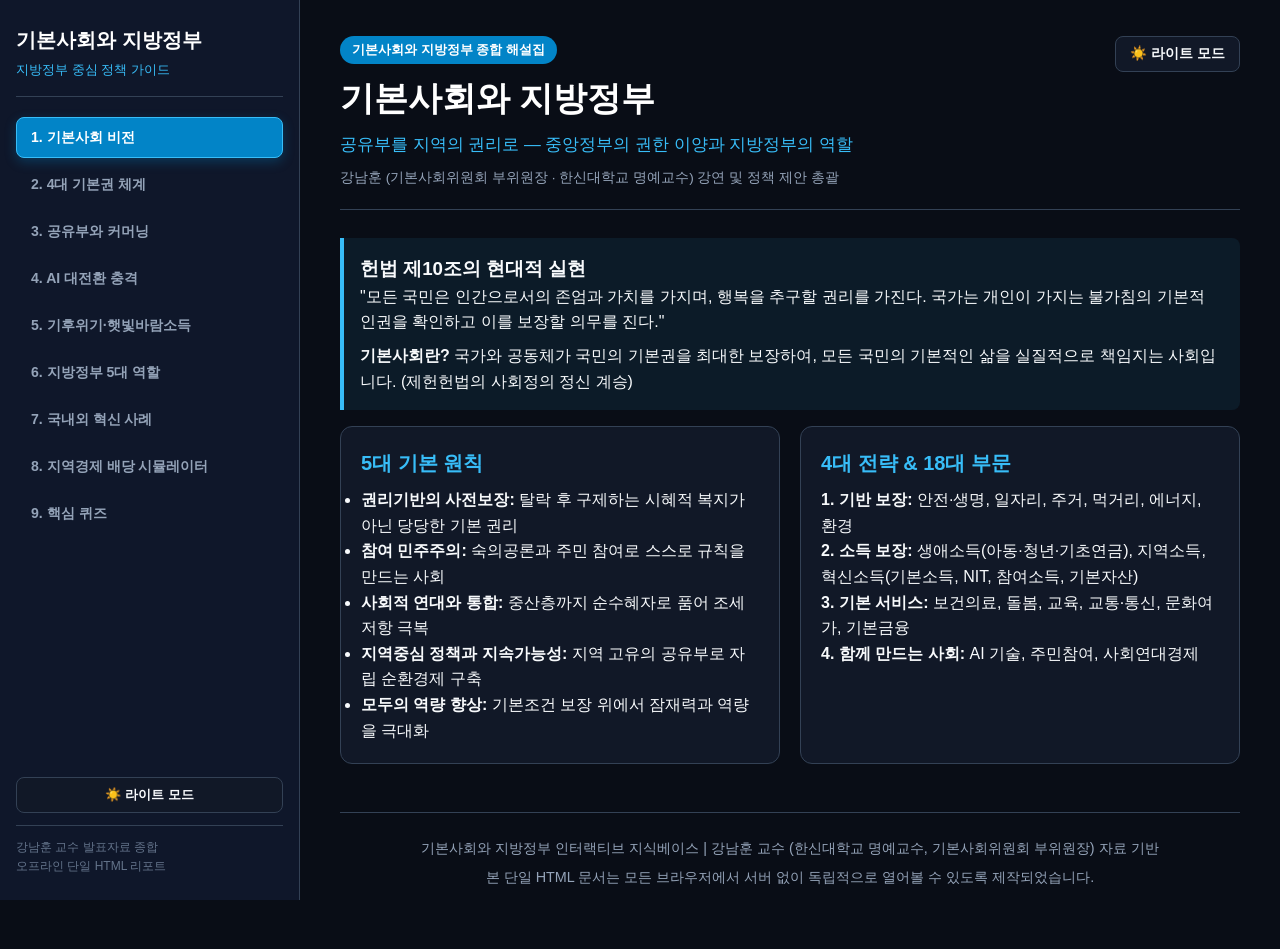
<file: public/basic_society.html>
<!-- 이 파일은 사용자가 요구한 "단일 HTML 파일 형태"의 완전 독립형 배포용 문서입니다. -->
<!DOCTYPE html>
<html lang="ko">
<head>
  <meta charset="UTF-8">
  <meta name="viewport" content="width=device-width, initial-scale=1.0">
  <title>기본사회와 지방정부 - 단일 통합 보고서</title>
  <style>
    :root {
      --bg-main: #090d16;
      --bg-card: #111827;
      --border-color: #334155;
      --text-main: #f8fafc;
      --text-muted: #94a3b8;
      --primary: #38bdf8;
      --accent: #10b981;
      --warning: #f59e0b;
    }
    * { box-sizing: border-box; margin: 0; padding: 0; font-family: -apple-system, BlinkMacSystemFont, "Segoe UI", Roboto, "Pretendard", sans-serif; }
    body { background-color: var(--bg-main); color: var(--text-main); line-height: 1.6; }
    .app-layout { display: flex; min-height: 100vh; }
    
    /* Left Sidebar */
    .sidebar { width: 300px; background: #0f172a; border-right: 1px solid var(--border-color); padding: 24px 16px; flex-shrink: 0; position: sticky; top: 0; height: 100vh; overflow-y: auto; display: flex; flex-direction: column; justify-content: space-between; }
    .sidebar-brand { margin-bottom: 20px; padding-bottom: 16px; border-bottom: 1px solid var(--border-color); }
    .sidebar-title { font-size: 1.25rem; font-weight: 800; color: #ffffff; }
    .sidebar-sub { font-size: 0.8rem; color: var(--primary); margin-top: 4px; }
    .nav-tabs { display: flex; flex-direction: column; gap: 6px; }
    .tab-btn { background: transparent; border: 1px solid transparent; color: #94a3b8; padding: 10px 14px; border-radius: 8px; cursor: pointer; font-weight: 600; font-size: 0.88rem; text-align: left; transition: all 0.2s; display: block; width: 100%; }
    .tab-btn:hover { background: #1e293b; color: white; }
    .tab-btn.active { background: #0284c7; border-color: #38bdf8; color: white; box-shadow: 0 4px 12px rgba(2, 132, 199, 0.3); }

    /* Main Content */
    .main-content { flex: 1; min-width: 0; padding: 36px 40px; max-width: 1100px; margin: 0 auto; }
    header { border-bottom: 1px solid var(--border-color); padding-bottom: 20px; margin-bottom: 28px; }
    .badge { display: inline-block; padding: 4px 12px; border-radius: 9999px; font-size: 0.8rem; font-weight: 600; background: #0284c7; color: white; margin-bottom: 8px; }
    h1 { font-size: 2.1rem; font-weight: 800; color: #ffffff; margin-bottom: 6px; }
    .subtitle { color: var(--primary); font-size: 1.05rem; font-weight: 500; margin-bottom: 8px; }
    .author-box { font-size: 0.85rem; color: var(--text-muted); }

    @media (max-width: 860px) {
      .app-layout { flex-direction: column; }
      .sidebar { width: 100%; height: auto; position: static; border-right: none; border-bottom: 1px solid var(--border-color); }
      .main-content { padding: 20px; }
    }
    
    .section-panel { display: none; }
    .section-panel.active { display: block; }
    .card-grid { display: grid; grid-template-columns: repeat(auto-fit, minmax(320px, 1fr)); gap: 20px; margin-top: 16px; }
    .card { background: var(--bg-card); border: 1px solid var(--border-color); border-radius: 12px; padding: 20px; }
    .card h3 { color: var(--primary); margin-bottom: 8px; font-size: 1.25rem; }
    .highlight-box { background: rgba(56, 189, 248, 0.08); border-left: 4px solid var(--primary); padding: 16px; border-radius: 0 8px 8px 0; margin: 16px 0; }
    .table-custom { width: 100%; border-collapse: collapse; margin: 20px 0; background: var(--bg-card); border-radius: 8px; overflow: hidden; }
    .table-custom th, .table-custom td { padding: 12px 16px; border: 1px solid var(--border-color); text-align: left; }
    .table-custom th { background: #1e293b; color: var(--primary); }
    .stat-number { font-size: 2.2rem; font-weight: 800; color: #38bdf8; }
    .calculator { background: #131d2e; border: 1px solid #1e3a5f; padding: 24px; border-radius: 12px; margin-top: 24px; }
    .calc-row { display: flex; flex-wrap: wrap; gap: 16px; margin-bottom: 16px; }
    .calc-field { flex: 1; min-width: 200px; }
    .calc-field label { display: block; font-size: 0.9rem; color: var(--text-muted); margin-bottom: 6px; }
    .calc-field input, .calc-field select { width: 100%; padding: 10px; border-radius: 6px; border: 1px solid #334155; background: #0f172a; color: white; font-size: 1rem; }
    .result-box { background: #064e3b; border: 1px solid #059669; padding: 20px; border-radius: 8px; text-align: center; }
    footer { text-align: center; border-top: 1px solid var(--border-color); padding: 24px 0; margin-top: 48px; color: var(--text-muted); font-size: 0.9rem; }

    /* Light Mode */
    body.light-mode {
      --bg-main: #f8fafc;
      --bg-card: #ffffff;
      --border-color: #cbd5e1;
      --text-main: #0f172a;
      --text-muted: #64748b;
      --primary: #0284c7;
      --accent: #059669;
      --warning: #d97706;
    }
    body.light-mode .sidebar {
      background: #ffffff;
      border-right-color: #e2e8f0;
    }
    body.light-mode .sidebar-title {
      color: #0f172a;
    }
    body.light-mode .sidebar-sub {
      color: #0284c7;
    }
    body.light-mode .tab-btn {
      color: #475569;
    }
    body.light-mode .tab-btn:hover {
      background: #f1f5f9;
      color: #0f172a;
    }
    body.light-mode .tab-btn.active {
      background: #0284c7;
      color: #ffffff;
      border-color: #0284c7;
    }
    body.light-mode h1,
    body.light-mode h2,
    body.light-mode h3,
    body.light-mode h4 {
      color: #0f172a;
    }
    body.light-mode .table-custom th {
      background: #f1f5f9;
      color: #0284c7;
    }
    body.light-mode .calc-field input,
    body.light-mode .calc-field select {
      background: #ffffff;
      color: #0f172a;
      border-color: #cbd5e1;
    }
    body.light-mode .calculator {
      background: #f8fafc;
      border-color: #cbd5e1;
    }
    body.light-mode .highlight-box {
      background: #f0f9ff;
      border-left-color: #0284c7;
    }
    body.light-mode .result-box {
      background: #ecfdf5;
      border-color: #10b981;
      color: #065f46;
    }
    body.light-mode .result-box h3 {
      color: #065f46;
    }
  </style>
</head>
<body>
  <div class="app-layout">
    <!-- 왼쪽 사이드바 메뉴 -->
    <aside class="sidebar">
      <div>
        <div class="sidebar-brand">
          <div class="sidebar-title">기본사회와 지방정부</div>
          <div class="sidebar-sub">지방정부 중심 정책 가이드</div>
        </div>
        <nav class="nav-tabs" id="navTabs">
          <button class="tab-btn active" onclick="switchTab('overview')">1. 기본사회 비전</button>
          <button class="tab-btn" onclick="switchTab('rights')">2. 4대 기본권 체계</button>
          <button class="tab-btn" onclick="switchTab('commons')">3. 공유부와 커머닝</button>
          <button class="tab-btn" onclick="switchTab('ai')">4. AI 대전환 충격</button>
          <button class="tab-btn" onclick="switchTab('climate')">5. 기후위기·햇빛바람소득</button>
          <button class="tab-btn" onclick="switchTab('roles')">6. 지방정부 5대 역할</button>
          <button class="tab-btn" onclick="switchTab('cases')">7. 국내외 혁신 사례</button>
          <button class="tab-btn" onclick="switchTab('calc')">8. 지역경제 배당 시뮬레이터</button>
          <button class="tab-btn" onclick="switchTab('quiz')">9. 핵심 퀴즈</button>
        </nav>
      </div>
      <div>
        <button id="sidebarThemeToggleBtn" onclick="toggleTheme()" style="width: 100%; margin-bottom: 12px; padding: 8px 12px; border-radius: 8px; background: var(--bg-card); border: 1px solid var(--border-color); color: var(--text-main); cursor: pointer; font-size: 0.82rem; font-weight: 600; text-align: center; transition: all 0.2s;">
          ☀️ 라이트 모드
        </button>
        <div style="font-size:0.75rem; color:#64748b; padding-top:12px; border-top:1px solid var(--border-color);">
          강남훈 교수 발표자료 종합<br>오프라인 단일 HTML 리포트
        </div>
      </div>
    </aside>

    <!-- 오른쪽 본문 메인 컨텐츠 -->
    <div class="main-content">
      <header>
        <div style="display:flex; justify-content:space-between; align-items:flex-start; gap:16px;">
          <div>
            <span class="badge">기본사회와 지방정부 종합 해설집</span>
            <h1>기본사회와 지방정부</h1>
            <p class="subtitle">공유부를 지역의 권리로 — 중앙정부의 권한 이양과 지방정부의 역할</p>
            <div class="author-box">강남훈 (기본사회위원회 부위원장 · 한신대학교 명예교수) 강연 및 정책 제안 총괄</div>
          </div>
          <button id="themeToggleBtn" onclick="toggleTheme()" style="padding: 8px 14px; border-radius: 8px; background: var(--bg-card); border: 1px solid var(--border-color); color: var(--text-main); cursor: pointer; font-size: 0.85rem; font-weight: 600; white-space: nowrap; transition: all 0.2s;">
            ☀️ 라이트 모드
          </button>
        </div>
      </header>

    <!-- 1. 기본사회 비전 -->
    <div id="overview" class="section-panel active">
      <div class="highlight-box">
        <h3>헌법 제10조의 현대적 실현</h3>
        <p>"모든 국민은 인간으로서의 존엄과 가치를 가지며, 행복을 추구할 권리를 가진다. 국가는 개인이 가지는 불가침의 기본적 인권을 확인하고 이를 보장할 의무를 진다."</p>
        <p style="margin-top:8px;"><strong>기본사회란?</strong> 국가와 공동체가 국민의 기본권을 최대한 보장하여, 모든 국민의 기본적인 삶을 실질적으로 책임지는 사회입니다. (제헌헌법의 사회정의 정신 계승)</p>
      </div>

      <div class="card-grid">
        <div class="card">
          <h3>5대 기본 원칙</h3>
          <ul>
            <li><strong>권리기반의 사전보장:</strong> 탈락 후 구제하는 시혜적 복지가 아닌 당당한 기본 권리</li>
            <li><strong>참여 민주주의:</strong> 숙의공론과 주민 참여로 스스로 규칙을 만드는 사회</li>
            <li><strong>사회적 연대와 통합:</strong> 중산층까지 순수혜자로 품어 조세저항 극복</li>
            <li><strong>지역중심 정책과 지속가능성:</strong> 지역 고유의 공유부로 자립 순환경제 구축</li>
            <li><strong>모두의 역량 향상:</strong> 기본조건 보장 위에서 잠재력과 역량을 극대화</li>
          </ul>
        </div>
        <div class="card">
          <h3>4대 전략 & 18대 부문</h3>
          <p><strong>1. 기반 보장:</strong> 안전·생명, 일자리, 주거, 먹거리, 에너지, 환경</p>
          <p><strong>2. 소득 보장:</strong> 생애소득(아동·청년·기초연금), 지역소득, 혁신소득(기본소득, NIT, 참여소득, 기본자산)</p>
          <p><strong>3. 기본 서비스:</strong> 보건의료, 돌봄, 교육, 교통·통신, 문화여가, 기본금융</p>
          <p><strong>4. 함께 만드는 사회:</strong> AI 기술, 주민참여, 사회연대경제</p>
        </div>
      </div>
    </div>

    <!-- 2. 4대 기본권 체계 -->
    <div id="rights" class="section-panel">
      <div class="highlight-box">
        <h3>기본권의 4단계 진화 체계</h3>
        <p>기존 복지국가는 자유권·참정권·사회권에 머물렀으나, 기본사회는 <strong>"공유부 배당권"</strong>을 4번째 기본권으로 확립합니다. <em>“가이사의 것은 가이사에게, 모두의 것은 모두에게”</em></p>
      </div>
      <table class="table-custom">
        <thead>
          <tr>
            <th>기본권 구분</th>
            <th>기존 관념 (형식적 보장)</th>
            <th>기본사회의 새로운 지평 (실질적 보장)</th>
          </tr>
        </thead>
        <tbody>
          <tr>
            <td><strong>1. 자유권</strong></td>
            <td>형식적 자유 (법률적 불간섭)</td>
            <td><strong>실질적 자유 / 비지배 자유:</strong> 가난과 종속에서 벗어나 자기 삶을 주도하는 진짜 자유</td>
          </tr>
          <tr>
            <td><strong>2. 참정권</strong></td>
            <td>1인 1표 형식적 투표</td>
            <td><strong>1인 1표 1가치 → 직접 민주주의 결합:</strong> 국민발안, 추첨제 주민의회, 선호투표제</td>
          </tr>
          <tr>
            <td><strong>3. 사회권</strong></td>
            <td>선별적 시혜, 극빈층 최저생계</td>
            <td><strong>보편적 인간다운 생활권:</strong> 중산층까지 순수혜, 시장 내 '을(乙) 기본권' 및 'AI 시민권'</td>
          </tr>
          <tr>
            <td><strong>4. 공유부 배당권</strong></td>
            <td>사유재산 독점 (자원·토지 사유화)</td>
            <td><strong>공유부 1/n 배당권:</strong> 자연·사회·데이터 공유부 지대를 전 시민에게 평등 환원</td>
          </tr>
        </tbody>
      </table>
    </div>

    <!-- 3. 공유부와 커머닝 -->
    <div id="commons" class="section-panel">
      <div class="card-grid">
        <div class="card">
          <h3>공유부(Common Wealth)란?</h3>
          <p>특정한 사람만의 노동이나 기여에 의해 만들어진 것이 아니라면 그 사람만의 배타적 소유가 되어서는 안 되는 자산이나 자원.</p>
          <ul>
            <li><strong>자연공유부:</strong> 토지, 햇빛, 바람, 물, 생태계 (생태계 서비스 편익 가치는 세계 GDP의 2배)</li>
            <li><strong>사회공유부:</strong> 언어(한글), 제도, 지식, 공공 인프라 (허버트 사이먼: 소득의 90%는 사회공유부 덕택)</li>
            <li><strong>기부/오픈 공유부:</strong> 월드와이드웹(WWW, 팀 버너스 리), 오픈소스</li>
          </ul>
        </div>
        <div class="card">
          <h3>공유부의 4대 딜레마와 극복</h3>
          <ol>
            <li><strong>과잉 사용:</strong> 공유지의 비극 (자원 남획)</li>
            <li><strong>과소 기여:</strong> 무임승차자 문제 (협업 회피)</li>
            <li><strong>인클로저:</strong> 사유화 독점과 대중 소외, 자원의 저주</li>
            <li><strong>지대 발생:</strong> 위치적 독점에 따른 불로소득 지대 형성</li>
          </ol>
          <div class="highlight-box" style="margin-top:12px;">
            <strong>해결책 (커머닝):</strong> 소수 독점자로부터 사용료/지대를 환수하여 기본소득으로 분배!
          </div>
        </div>
      </div>

      <div class="card" style="margin-top:20px;">
        <h3>엘리너 오스트롬(Ostrom)의 8대 커머닝 원칙</h3>
        <p>1. 명확한 경계 | 2. 현지 조건 일치 | 3. 집단 선택 협정 | 4. 상호 감시 | 5. 점진적 제재 | 6. 신속한 갈등 해결 | 7. 조직화 권리 인정 | 8. 중첩된 조직(다층 거버넌스)</p>
      </div>

      <div class="card" style="margin-top:20px;">
        <h3>시스템 사고의 빙산 모델 (Iceberg Model)</h3>
        <p><strong>사건(Events)</strong> → <strong>패턴·추세(Trends)</strong> → <strong>시스템 구조(Structure)</strong> → <strong>정신 모델(Mental Model)</strong></p>
        <p>수면 위의 사건을 땜질하는 것보다, 최심부의 <em>정신 모델(공유부 의식과 권리 인식)</em>을 바꿀 때 사회 시스템이 영구히 진화합니다. (도넬라 메도우스, 1999)</p>
      </div>
    </div>

    <!-- 4. AI 대전환 충격 -->
    <div id="ai" class="section-panel">
      <div class="card-grid">
        <div class="card">
          <h3>대한민국 노동시장 현실 (2024년 8월)</h3>
          <div class="stat-number">54.1%</div>
          <p>확장경제활동인구 3,134만 명 중 <strong>불안정 노동자가 1,697만 명</strong>에 달함!</p>
          <ul>
            <li>비정규직: 923만 명</li>
            <li>나홀로 자영업(고용원 없음): 427만 명</li>
            <li>확장 실업자: 254만 명</li>
            <li>무급가족종사자: 93만 명</li>
          </ul>
        </div>
        <div class="card">
          <h3>반도체 AI 초과세수와 3가지 갈림길</h3>
          <p>AI 호황으로 삼성전자·SK하이닉스 3년간 영업이익 약 2,000조 원, 2027년 두 기업 법인세만 120조 원 전망.</p>
          <ul>
            <li><strong>국가채무 상환:</strong> 구조적 흑자를 과거 부채 상쇄로 단순 소진 (한계)</li>
            <li><strong>현금성 배당:</strong> 일회성 소비로 소멸, 자산 축적 불가 (한계)</li>
            <li><strong>미래 투자(한국형 국부펀드):</strong> 영구적 공동자산으로 적립하여 운용수익을 매년 국민배당과 신산업에 재투자! (권고 대안)</li>
          </ul>
        </div>
      </div>
    </div>

    <!-- 5. 기후위기 & 햇빛바람소득 -->
    <div id="climate" class="section-panel">
      <div class="highlight-box">
        <h3>한국의 에너지 전환 위기와 무역 장벽</h3>
        <p>한국의 재생에너지 비중은 <strong>OECD 38개국 중 최하위 10%</strong> (독일 56%, 영국 48%).<br>
        미국 청정경쟁법(CCA), EU CBAM, G7 기후클럽 등 탄소 국경세가 통과되면 수출 주도 한국 경제는 치명적 위기에 직면합니다.</p>
      </div>

      <div class="card-grid">
        <div class="card">
          <h3>에너지 전환을 위한 2가지 기본소득</h3>
          <p><strong>1. 탄소배당:</strong> 화석연료 탄소세 수입을 100% 전 국민에게 균등 배당 (노벨 경제학자 27인 지지 성명)</p>
          <p><strong>2. 햇빛바람소득:</strong> 재생에너지 지분 투자와 사용료 환수로 매년 증가하는 소득 지급</p>
        </div>
        <div class="card">
          <h3>햇빛바람소득 4대 모델</h3>
          <ul>
            <li><strong>공공지분 획득형:</strong> 해상풍력 20% 이내 바다 사용료 (중앙 10%, 광역 5%, 기초 5%)</li>
            <li><strong>공공투자 지분획득형:</strong> 국부펀드·기후채권으로 해상풍력 SPC 지분 확보</li>
            <li><strong>공공토지 투자형:</strong> 공영주차장, 저수지, 도로 등 유휴부지 발전</li>
            <li><strong>주민참여형:</strong> 주민 협동조합 결성 및 REC 가중치 배당 (연 7~10% 이상 수익)</li>
          </ul>
        </div>
      </div>
    </div>

    <!-- 6. 지방정부 5대 역할 -->
    <div id="roles" class="section-panel">
      <div class="card-grid">
        <div class="card">
          <h3>1. 수탁자 (Trustee)</h3>
          <p>자연·공공·제도 공유부 인벤토리를 조사하고, '지역 공유부 기금'을 조성해 원금을 보전하며 운용수익을 지역화폐로 배당.</p>
        </div>
        <div class="card">
          <h3>2. 환수자 (Capturer)</h3>
          <p>도시계획 사전협상제, 공공토지임대제, 도시공사 개발수익 환원, 빈집 공동체토지신탁(CLT) 편입으로 지대 환수.</p>
        </div>
        <div class="card">
          <h3>3. 공급자 (Provider)</h3>
          <p>기본주택(원가 임대), 24시간 통합돌봄, 친환경 로컬푸드 급식, 무상 대중교통, AI 리터러시, 필수 공공일자리 보장.</p>
        </div>
        <div class="card">
          <h3>4. 설계자 (Designer)</h3>
          <p>연천 청산면 같은 2~3년 준실험 설계, 지역화폐 역내 순환 데이터 추적, 성과 검증 후 전국 표준 법제화 견인.</p>
        </div>
        <div class="card">
          <h3>5. 자치의 조직자 (Organizer)</h3>
          <p>폐교 활용 '읍면동 기본사회 센터', 추첨제 주민의회 예산 심의, 읍면동장 주민추천제 등 풀뿌리 자치 회복.</p>
        </div>
        <div class="card">
          <h3>광역·기초·읍면동 분담</h3>
          <p><strong>광역:</strong> 재정 조정교부금, 광역교통·의료, 데이터 플랫폼</p>
          <p><strong>기초:</strong> 공유부 발굴·배당 설계, 통합돌봄·주거 공급</p>
          <p><strong>읍면동:</strong> 기본사회 센터 현장 전달, 주민의회 의사결정</p>
        </div>
      </div>
    </div>

    <!-- 7. 국내외 혁신 사례 -->
    <div id="cases" class="section-panel">
      <div class="card-grid">
        <div class="card">
          <span class="badge">국내 1호</span>
          <h3>신안 햇빛·바람연금</h3>
          <p>조례로 개발이익 공유화 의무화. 군민 협동조합이 30% 지분 확보하여 누적 220억 원 이상 지역화폐 배당. 소멸위기 속 인구 유입 반등!</p>
        </div>
        <div class="card">
          <span class="badge">도시 마이크로그리드</span>
          <h3>남양주 다산동 플루리움 모델</h3>
          <p>황우현 교수 제안: 61개 동 아파트 옥상·방음벽·학교 20.5MW 설비, 전기차 400대 V2G 가상 ESS, 에너지 자립률 87.5%, 세대당 월 5~9만 원 소득 창출.</p>
        </div>
        <div class="card">
          <span class="badge">유휴부지 총동원</span>
          <h3>완주군 유휴부지 & 영농형 태양광</h3>
          <p>공영주차장, 저수지(68MW), 수로, 농지 등 232MW 규모 조성. 연 533억 원 수익 창출, 자립률 19.6%에서 35.9%로 껑충.</p>
        </div>
        <div class="card">
          <span class="badge">해상풍력 3단계</span>
          <h3>부안형 신바람 기본사회</h3>
          <p>1단계 조례 → 2단계 전 군민 월 15만 원 농어촌기본소득 → 3단계 2.46GW 서남해 해상풍력 결합 매월 30만 원 배당 선순환.</p>
        </div>
        <div class="card">
          <span class="badge">독일 생태수도</span>
          <h3>독일 프라이부르크 (보봉 지구)</h3>
          <p>시유지 매각 조건에 저에너지 건축 부과, 트램 선제 부설로 승용차 분담률 16%로 축소. 쓰는 것보다 많은 전기를 생산하는 플러스에너지 주택.</p>
        </div>
        <div class="card">
          <span class="badge">글로벌 최고 모델</span>
          <h3>브라질 마리카 (Maricá)</h3>
          <p>심해 유전 석유 로열티를 시 특별기금으로 환수, 지역화폐 '뭄부카'와 공공은행으로 주민에게 배당 및 버스 100% 무상 공영제 실현.</p>
        </div>
      </div>
    </div>

    <!-- 8. 지역경제 배당 시뮬레이터 -->
    <div id="calc" class="section-panel">
      <div class="calculator">
        <h2 style="color:var(--primary); margin-bottom:12px;">지역 경제 배당금 시뮬레이터</h2>
        <p style="color:var(--text-muted); margin-bottom:16px;">
          지자체에서 기본사회 공유부 배당 정책을 도입했을 때 나타나는 <strong>연간 총 투입액, 골목상권 승수효과, 소상공인 매출 증대, 지방세수 환원 효과</strong>를 분석합니다.
        </p>
        
        <div class="calc-row">
          <div class="calc-field">
            <label>지자체 인구 수 (명)</label>
            <input type="number" id="ecoPop" value="45000" min="5000" max="1000000" step="5000" oninput="runEcoSim()">
          </div>
          <div class="calc-field">
            <label>1인당 월 배당금 (만 원)</label>
            <input type="number" id="ecoMonthly" value="15" min="1" max="100" step="1" oninput="runEcoSim()">
          </div>
          <div class="calc-field">
            <label>가구당 평균 인원 (명)</label>
            <input type="number" id="ecoHousehold" value="2.2" min="1" max="5" step="0.1" oninput="runEcoSim()">
          </div>
          <div class="calc-field">
            <label>배당 지급 방식</label>
            <select id="ecoType" onchange="runEcoSim()">
              <option value="local_currency" selected>지역화폐 (역내 잔류율 92%, 승수 1.48배)</option>
              <option value="cash">일반 현금 (수도권·이커머스 유출, 승수 1.12배)</option>
            </select>
          </div>
        </div>

        <div class="result-box" style="margin-top:20px; background:#0f2942; border:1px solid #0284c7;">
          <div style="font-size:0.95rem; color:#bae6fd;">지자체 연간 총 배당 투입 예산</div>
          <div id="resTotalBudget" style="font-size:1.6rem; font-weight:800; color:#ffffff; margin:4px 0;">810.0 억 원 / 년</div>
          
          <div style="display:grid; grid-template-columns:repeat(auto-fit, minmax(200px, 1fr)); gap:12px; margin-top:16px; text-align:center;">
            <div style="background:#081f33; padding:12px; border-radius:6px;">
              <div style="font-size:0.85rem; color:#38bdf8; font-weight:bold;">지역경제 총 부가가치 유발 (승수효과)</div>
              <div id="resEcoImpact" style="font-size:1.4rem; font-weight:800; color:#38bdf8; margin-top:4px;">1,102.9 억 원</div>
            </div>
            <div style="background:#081f33; padding:12px; border-radius:6px;">
              <div style="font-size:0.85rem; color:#4ade80; font-weight:bold;">관내 소상공인 매출 증대</div>
              <div id="resSmallBiz" style="font-size:1.4rem; font-weight:800; color:#4ade80; margin-top:4px;">+633.4 억 원</div>
            </div>
            <div style="background:#081f33; padding:12px; border-radius:6px;">
              <div style="font-size:0.85rem; color:#fde047; font-weight:bold;">지자체 세수 환류 기대액</div>
              <div id="resTaxBack" style="font-size:1.4rem; font-weight:800; color:#fde047; margin-top:4px;">+41.9 억 원</div>
            </div>
          </div>
          <div id="resNote" style="font-size:0.85rem; color:#94a3b8; margin-top:12px;">
            가구당 연간 약 396만 원(월 33만 원) 지원 효과로 가계 가처분소득이 크게 신장됩니다.
          </div>
        </div>

        <div style="margin-top:28px; padding-top:20px; border-top:1px solid #334155;">
          <h3 style="color:#38bdf8; margin-bottom:8px;">+ 재생에너지 발전 설비 배당 연계 계산</h3>
          <div class="calc-row">
            <div class="calc-field">
              <label>발전 용량 (MW)</label>
              <input type="number" id="calcMw" value="100" min="1" max="5000" oninput="runSim()">
            </div>
            <div class="calc-field">
              <label>일평균 발전시간 (h)</label>
              <input type="number" id="calcHours" value="3.5" step="0.1" min="1" max="6" oninput="runSim()">
            </div>
            <div class="calc-field">
              <label>판매단가 (원/kWh)</label>
              <input type="number" id="calcPrice" value="180" min="50" max="300" oninput="runSim()">
            </div>
            <div class="calc-field">
              <label>공공지분율 (%)</label>
              <input type="number" id="calcShare" value="20" min="5" max="100" oninput="runSim()">
            </div>
          </div>
          <div style="background:#064e3b; padding:12px; border-radius:6px; margin-top:12px; font-size:0.95rem; color:#a7f3d0;">
            연간 발전매출: <strong id="resTotalRevenue" style="color:white;">약 229.9억 원</strong> | 
            공공기금 확보: <strong id="resFund" style="color:#38bdf8;">약 46.0억 원</strong> | 
            1인당 연간: <strong id="resPerCapita" style="color:#fde047;">약 10.2만 원</strong>
          </div>
        </div>
      </div>
    </div>

    <!-- 9. 핵심 퀴즈 -->
    <div id="quiz" class="section-panel">
      <div class="highlight-box">
        <h3>기본사회 & 지방정부 핵심 이해도 퀴즈 (5문항)</h3>
        <p>강연 자료와 정책 제안서의 핵심을 자가 점검해 보세요.</p>
      </div>

      <div style="display:flex; flex-direction:column; gap:16px;">
        <div class="card">
          <h4>Q1. 헌법 제10조에 기초하여 기본사회가 지향하는 기본적 삶의 보장 방식은?</h4>
          <p style="margin:8px 0; color:#cbd5e1;">
            <label><input type="radio" name="q1" value="0"> 극빈층으로 탈락한 뒤 증빙 심사를 거쳐 제공하는 선별적 복지</label><br>
            <label><input type="radio" name="q1" value="1"> <strong>인간다운 존엄을 유지할 수 있도록 모든 국민에게 권리로서 사전 보장</strong></label><br>
            <label><input type="radio" name="q1" value="2"> 시장 경쟁 원리에 모든 복지를 맡기고 국가는 최소 개입</label>
          </p>
        </div>

        <div class="card">
          <h4>Q2. 기본사회가 기존의 3대 기본권(자유권, 참정권, 사회권)에 더하여 신설을 제안한 4번째 기본권은?</h4>
          <p style="margin:8px 0; color:#cbd5e1;">
            <label><input type="radio" name="q2" value="0"> <strong>공유부 배당권 (자연·사회공유부 지대의 1/n 평등 배당권)</strong></label><br>
            <label><input type="radio" name="q2" value="1"> 금융투자소득세 면제권</label><br>
            <label><input type="radio" name="q2" value="2"> 개발제한구역 자유개발권</label>
          </p>
        </div>

        <div class="card">
          <h4>Q3. 2024년 8월 기준 대한민국 노동시장에서 '불안정 노동자'가 차지하는 비율은?</h4>
          <p style="margin:8px 0; color:#cbd5e1;">
            <label><input type="radio" name="q3" value="0"> 약 15.2%</label><br>
            <label><input type="radio" name="q3" value="1"> <strong>약 54.1% (1,697만 명)</strong></label><br>
            <label><input type="radio" name="q3" value="2"> 약 85.0%</label>
          </p>
        </div>

        <div class="card">
          <h4>Q4. 재생에너지 간헐성으로 인한 전계통비용 급증 문제를 해결하기 위해 공공이 취해야 할 올바른 대응은?</h4>
          <p style="margin:8px 0; color:#cbd5e1;">
            <label><input type="radio" name="q4" value="0"> 송배전망과 ESS 설치를 전액 민간 사업자에게 전가</label><br>
            <label><input type="radio" name="q4" value="1"> <strong>기후채권 발행과 공공 인프라 투자(국토 1.5% 재생에너지 의무화)를 통한 공공 주도 망 구축</strong></label><br>
            <label><input type="radio" name="q4" value="2"> 화석연료 발전 비중을 80% 이상으로 유지</label>
          </p>
        </div>

        <div class="card">
          <h4>Q5. 지방정부의 기본사회 5대 역할에 포함되지 않는 것은?</h4>
          <p style="margin:8px 0; color:#cbd5e1;">
            <label><input type="radio" name="q5" value="0"> 공유부 인벤토리를 관리하고 기금을 조성하는 수탁자</label><br>
            <label><input type="radio" name="q5" value="1"> 계획이득과 지대를 지역으로 환수하는 환수자</label><br>
            <label><input type="radio" name="q5" value="2"> <strong>중앙정부의 지시만 기계적으로 수동 집행하는 단순 보조금 집행자</strong></label>
          </p>
        </div>
      </div>

      <div style="text-align:center; margin-top:20px;">
        <button onclick="checkQuiz()" class="tab-btn active" style="padding:12px 28px; font-size:1rem; cursor:pointer;">
          퀴즈 정답 채점하기
        </button>
        <div id="quizResult" style="margin-top:16px; font-size:1.1rem; font-weight:bold; color:#38bdf8;"></div>
      </div>
    </div>

    <footer>
      <p>기본사회와 지방정부 인터랙티브 지식베이스 | 강남훈 교수 (한신대학교 명예교수, 기본사회위원회 부위원장) 자료 기반</p>
      <p style="margin-top:6px;">본 단일 HTML 문서는 모든 브라우저에서 서버 없이 독립적으로 열어볼 수 있도록 제작되었습니다.</p>
    </footer>
    </div> <!-- /main-content -->
  </div> <!-- /app-layout -->

  <script>
    function switchTab(tabId) {
      document.querySelectorAll('.section-panel').forEach(el => el.classList.remove('active'));
      document.querySelectorAll('.tab-btn').forEach(el => el.classList.remove('active'));
      const target = document.getElementById(tabId);
      if (target) target.classList.add('active');
      const btns = document.querySelectorAll('.tab-btn');
      btns.forEach(btn => {
        if (btn.getAttribute('onclick') && btn.getAttribute('onclick').includes(tabId)) {
          btn.classList.add('active');
        }
      });
    }

    function runEcoSim() {
      const pop = parseFloat(document.getElementById('ecoPop').value) || 45000;
      const monthly = parseFloat(document.getElementById('ecoMonthly').value) || 15;
      const household = parseFloat(document.getElementById('ecoHousehold').value) || 2.2;
      const type = document.getElementById('ecoType').value;

      const annualPerCapita = monthly * 10000 * 12;
      const annualHousehold = annualPerCapita * household;
      const totalBudget = annualPerCapita * pop;

      const retention = type === 'local_currency' ? 0.92 : 0.52;
      const multiplier = type === 'local_currency' ? 1.48 : 1.12;

      const retainedDirect = totalBudget * retention;
      const totalEcoImpact = retainedDirect * multiplier;
      const smallBiz = retainedDirect * 0.85;
      const taxBack = totalEcoImpact * 0.038;

      document.getElementById('resTotalBudget').innerText = (totalBudget / 100000000).toFixed(1) + ' 억 원 / 년';
      document.getElementById('resEcoImpact').innerText = (totalEcoImpact / 100000000).toFixed(1) + ' 억 원';
      document.getElementById('resSmallBiz').innerText = '+' + (smallBiz / 100000000).toFixed(1) + ' 억 원';
      document.getElementById('resTaxBack').innerText = '+' + (taxBack / 100000000).toFixed(1) + ' 억 원';

      document.getElementById('resNote').innerText = 
        '가구당 연간 약 ' + (annualHousehold / 10000).toFixed(0) + '만 원(월 ' + Math.round(annualHousehold / 120000) + '만 원) 지원 효과. ' +
        (type === 'local_currency' ? '지역화폐로 골목상권 92% 잔류 및 1.48배 승수효과 발생!' : '일반 현금 지급으로 약 48% 역외 유출 발생.');
      
      const calcPopEl = document.getElementById('calcPop');
      if (calcPopEl) calcPopEl.value = pop;
      runSim();
    }

    function runSim() {
      const mw = parseFloat(document.getElementById('calcMw').value) || 0;
      const hours = parseFloat(document.getElementById('calcHours').value) || 3.5;
      const price = parseFloat(document.getElementById('calcPrice').value) || 180;
      const share = parseFloat(document.getElementById('calcShare').value) || 20;
      const pop = parseFloat(document.getElementById('ecoPop') ? document.getElementById('ecoPop').value : 45000) || 10000;

      const annualKwh = mw * 1000 * hours * 365;
      const totalRevenue = annualKwh * price;
      const fund = totalRevenue * (share / 100);
      const perCapita = pop > 0 ? (fund / pop) : 0;

      if (document.getElementById('resTotalRevenue')) {
        document.getElementById('resTotalRevenue').innerText = '약 ' + (totalRevenue / 100000000).toFixed(1) + '억 원';
        document.getElementById('resFund').innerText = '약 ' + (fund / 100000000).toFixed(1) + '억 원';
        document.getElementById('resPerCapita').innerText = '약 ' + (perCapita / 10000).toFixed(1) + '만 원';
      }
    }

    function checkQuiz() {
      const answers = { q1: "1", q2: "0", q3: "1", q4: "1", q5: "2" };
      let score = 0;
      let total = 5;

      for (let k in answers) {
        const checked = document.querySelector('input[name="' + k + '"]:checked');
        if (checked && checked.value === answers[k]) {
          score++;
        }
      }

      const res = document.getElementById('quizResult');
      res.innerText = '채점 결과: ' + total + '문제 중 ' + score + '문제 정답! (' + Math.round((score/total)*100) + '점)';
      res.style.color = score === 5 ? '#4ade80' : '#38bdf8';
    }

    function toggleTheme() {
      const isLight = document.body.classList.toggle('light-mode');
      const btn = document.getElementById('themeToggleBtn');
      const sidebarBtn = document.getElementById('sidebarThemeToggleBtn');
      const text = isLight ? '🌙 다크 모드로 전환' : '☀️ 라이트 모드로 전환';
      if (btn) btn.innerText = text;
      if (sidebarBtn) sidebarBtn.innerText = text;
      try {
        localStorage.setItem('basic_society_theme', isLight ? 'light' : 'dark');
      } catch (e) {}
    }

    // 초기 테마 복원
    try {
      if (localStorage.getItem('basic_society_theme') === 'light') {
        document.body.classList.add('light-mode');
        const btn = document.getElementById('themeToggleBtn');
        const sidebarBtn = document.getElementById('sidebarThemeToggleBtn');
        if (btn) btn.innerText = '🌙 다크 모드로 전환';
        if (sidebarBtn) sidebarBtn.innerText = '🌙 다크 모드로 전환';
      }
    } catch (e) {}

    window.onload = function() {
      runEcoSim();
    };
  </script>
</body>
</html>
</file>
